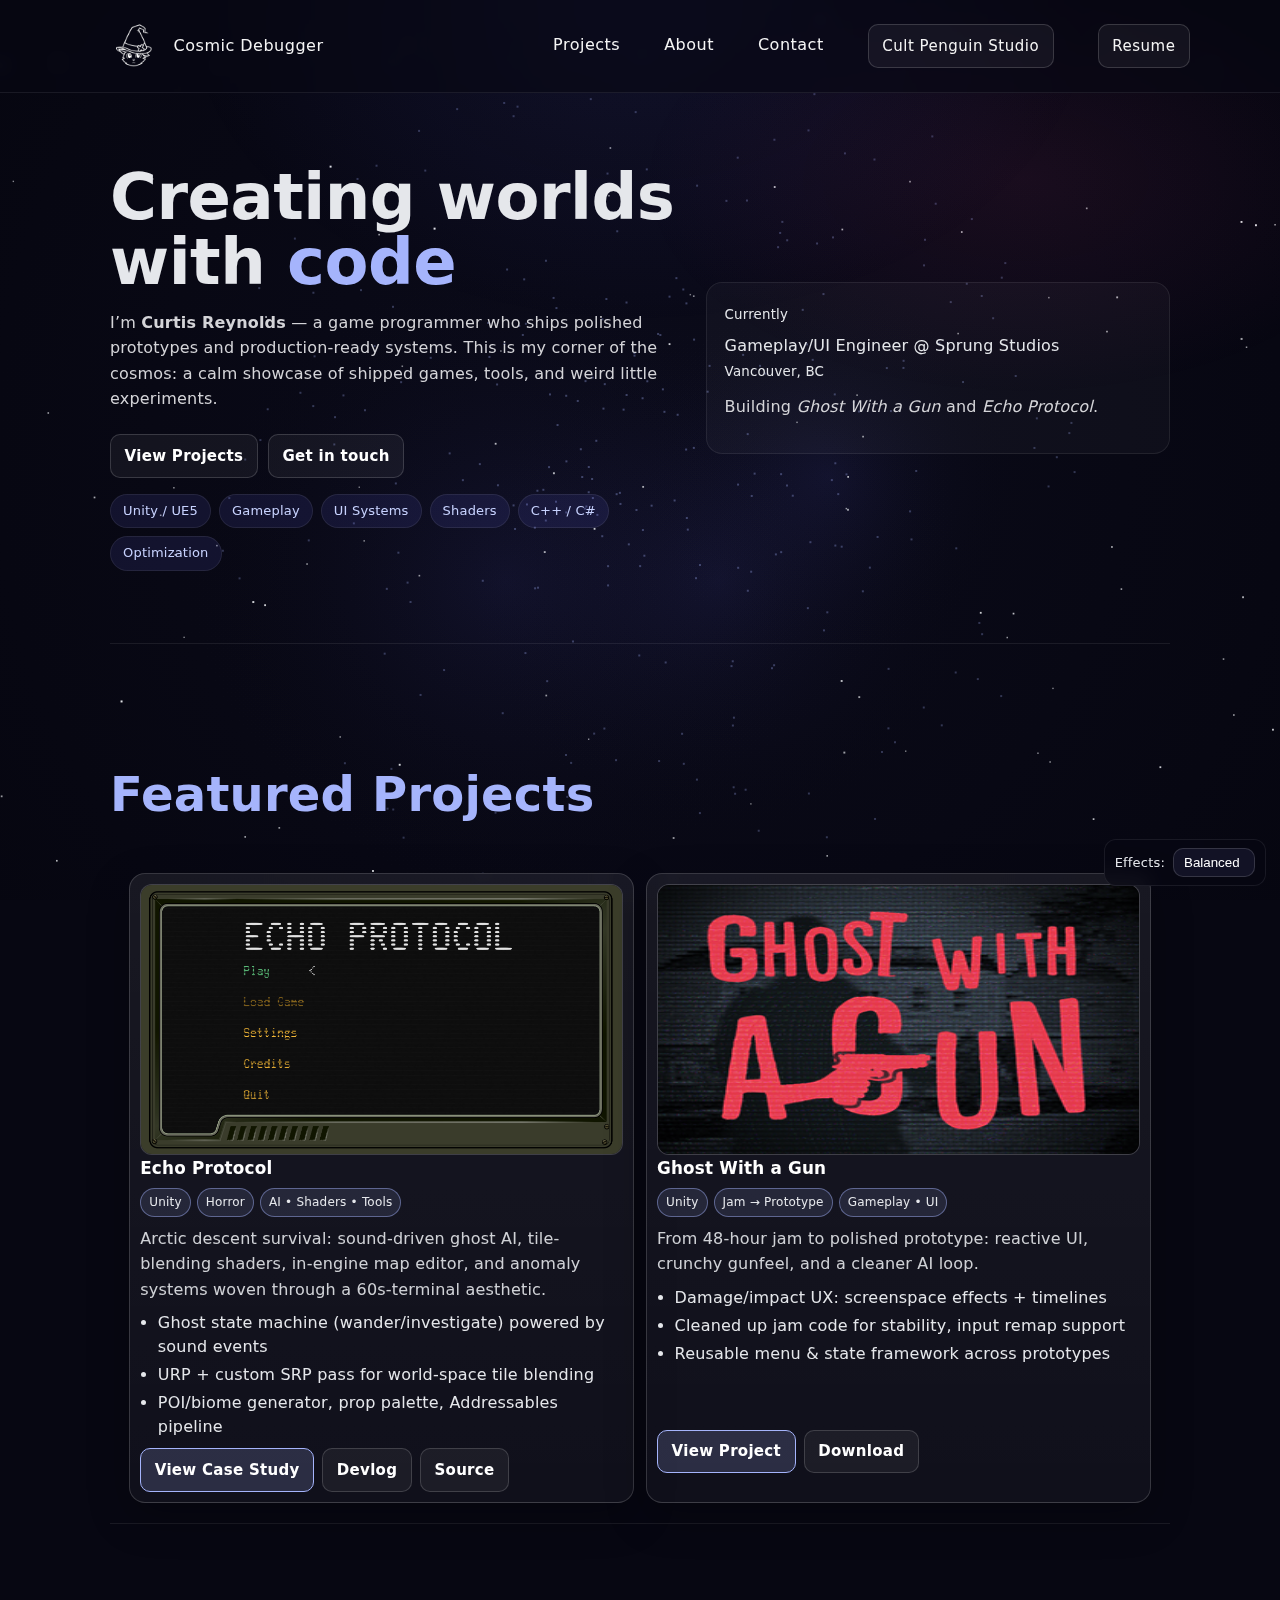
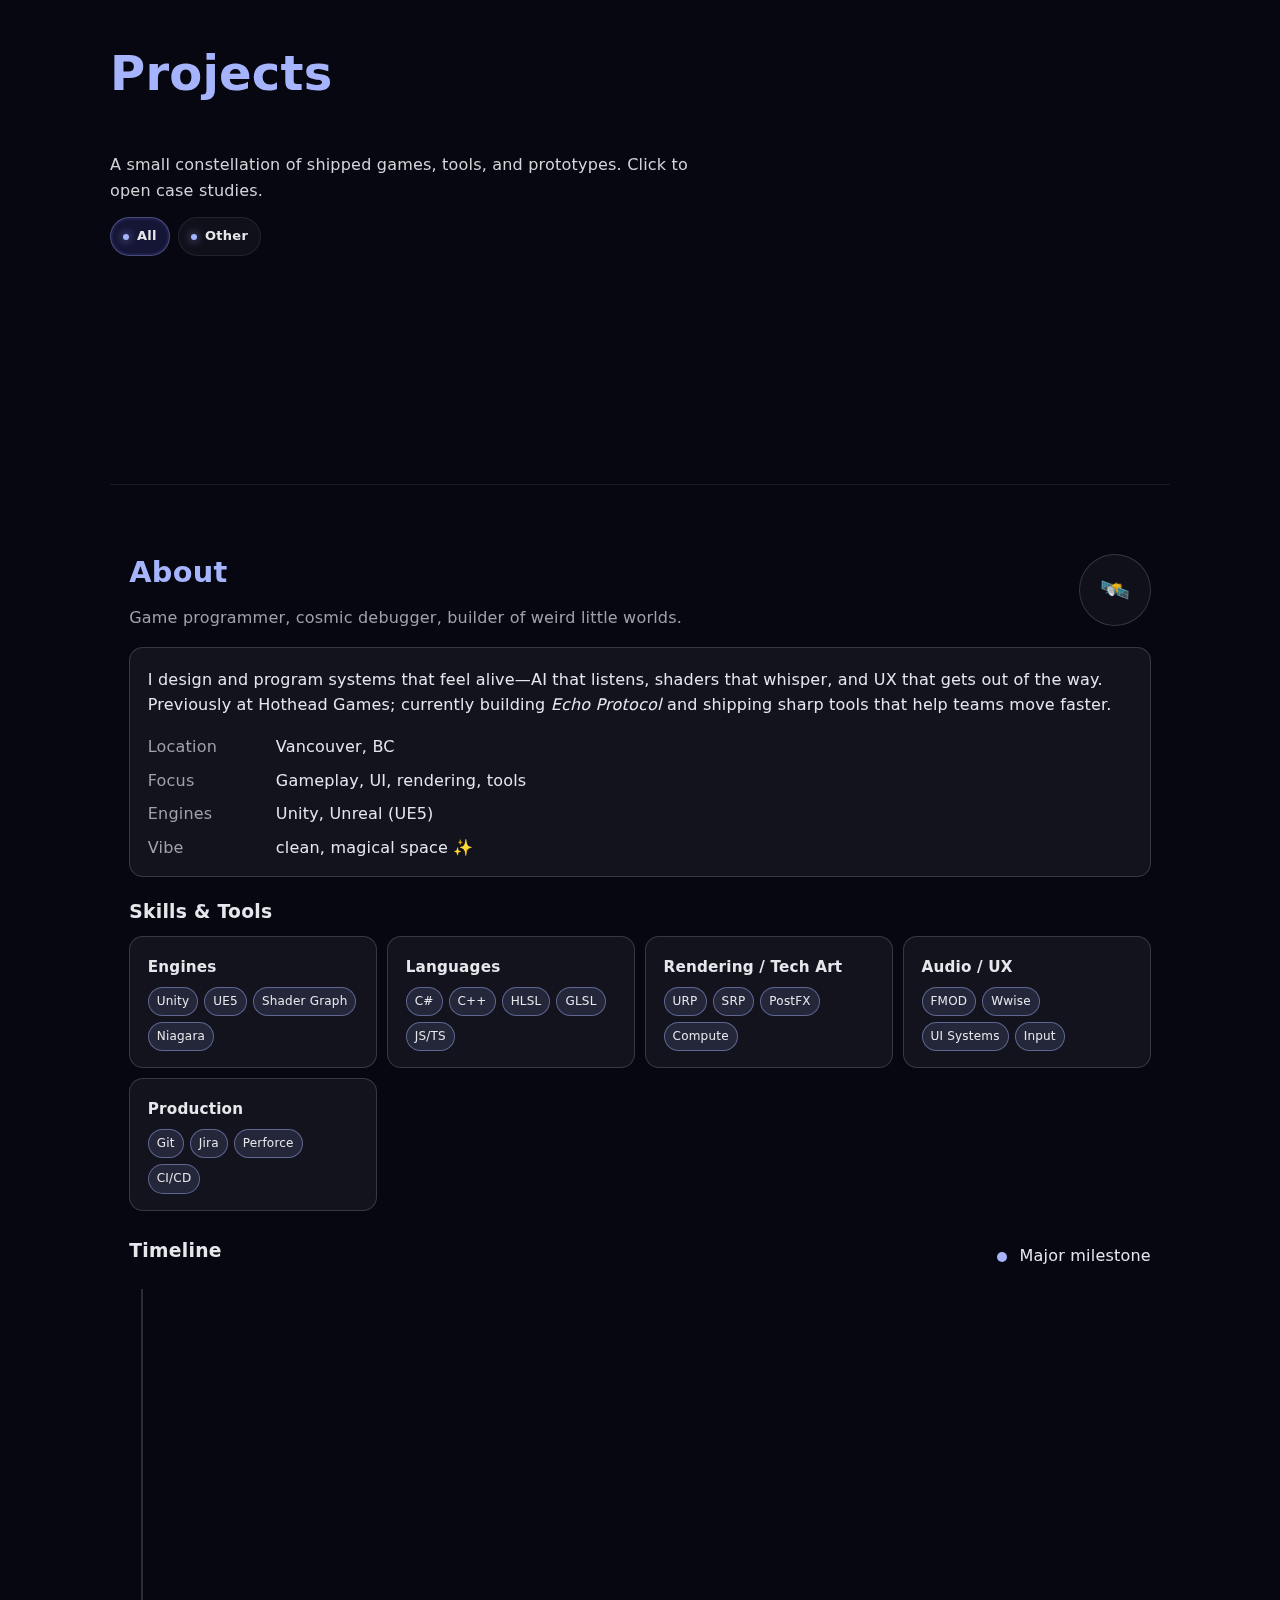
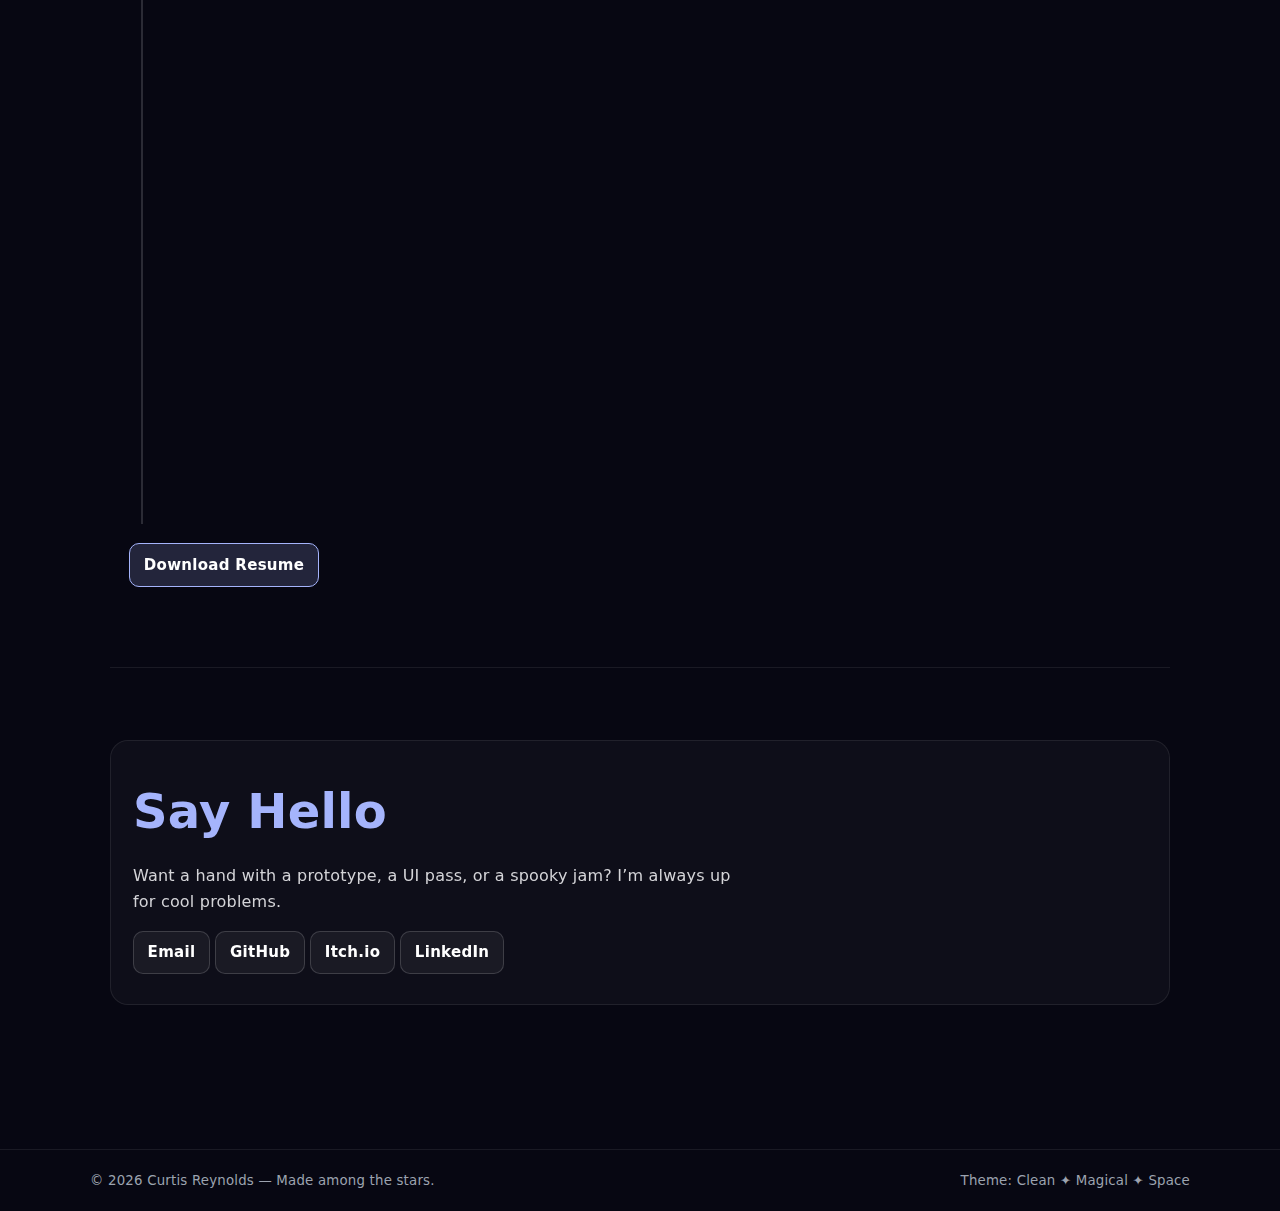
<file: index.html>
<!DOCTYPE html>
<html lang="en">
<head>
<meta charset="UTF-8" />
<meta name="viewport" content="width=device-width, initial-scale=1" />
<title>Cosmic Debugger — Curtis Reynolds</title>
<meta name="description" content="Curtis Reynolds — Game Programmer. Clean ✦ Magical ✦ Space." />
<link rel="stylesheet" href="css/style.css" />
<link rel="stylesheet" href="./css/filters-and-reveal.css" />
<link rel="stylesheet" href="./css/warp-vt.css" />
<script src="js/warp-vt.js" defer></script>
<script src="js/about.js" defer></script>
</head>
<body>
<!-- Background effects -->
<canvas id="bg" aria-hidden="true"></canvas>
<div class="layer overlay-1" aria-hidden="true"></div>
<div class="layer overlay-2" aria-hidden="true"></div>


<!-- Nav -->
<header class="nav">
  <div class="container nav-wrap">
    <a href="#home" class="brand">
      <img src="images/Logo.png" alt="Cosmic Debugger Logo" class="logo">
      Cosmic Debugger
    </a>
    <nav class="nav" aria-label="Primary">
      <a href="#projects">Projects</a>
      <a href="#about">About</a>
      <a href="#contact">Contact</a>
      <a class="btn" href="https://cultpenguinstudio.ca/">Cult Penguin Studio</a>
      <a class="btn" href="assets/CurtisReynoldsResume2025.pdf" data-no-warp target="_blank" rel="noopener">Resume</a>
    </nav>
  </div>
</header>

<main class="container" id="home" style="position:relative;z-index:10">
<!-- Hero -->
<section class="section hero">
<div class="grid">
<div>
<h1>Creating worlds with <span class="accent">code</span></h1>
<p class="lead">I’m <strong>Curtis Reynolds</strong> — a game programmer who ships polished prototypes and production‑ready systems. This is my corner of the cosmos: a calm showcase of shipped games, tools, and weird little experiments.</p>
<div class="cta">
<a class="btn" href="#projects">View Projects</a>
<a class="btn" href="#contact">Get in touch</a>
</div>
<div class="badge-row">
<span class="pill">Unity / UE5</span>
<span class="pill">Gameplay</span>
<span class="pill">UI Systems</span>
<span class="pill">Shaders</span>
<span class="pill">C++ / C#</span>
<span class="pill">Optimization</span>
</div>
</div>
<div class="aside">
<small>Currently</small>
<p class="aside-title">Gameplay/UI Engineer @ Sprung Studios</p>
<small>Vancouver, BC</small>
<p class="aside-copy">Building <em>Ghost With a Gun</em> and <em>Echo Protocol</em>.</p>
</div>
</div>
</section>


<hr/>

<section id="featuredProjects" class="section">
<h2 class="h2"><span class="accent">Featured Projects</span></h2>

<!-- FEATURED PROJECTS -->
<section class="featured-projects" aria-label="Featured projects">
  <!-- Echo Protocol -->
  <article class="featured-card" data-featured="true">
    <a class="featured-media" href="./projects/echo-protocol.html" aria-label="Open Echo Protocol" data-no-warp>
      <picture>
        <!-- swap these with your assets -->
        <img src="images/echoprotocol.png" alt="" loading="lazy" decoding="async">
      </picture>
    </a>

    <div class="featured-body">
      <header class="featured-head">
        <h3 class="featured-title">
          <a href="./projects/echo-protocol.html" data-no-warp>Echo Protocol</a>
        </h3>
        <div class="chips">
          <span class="chip">Unity</span>
          <span class="chip">Horror</span>
          <span class="chip">AI • Shaders • Tools</span>
        </div>
      </header>

      <p class="featured-blurb">
        Arctic descent survival: sound-driven ghost AI, tile-blending shaders, in-engine map editor,
        and anomaly systems woven through a 60s-terminal aesthetic.
      </p>

      <ul class="featured-bullets">
        <li>Ghost state machine (wander/investigate) powered by sound events</li>
        <li>URP + custom SRP pass for world-space tile blending</li>
        <li>POI/biome generator, prop palette, Addressables pipeline</li>
      </ul>

      <div class="featured-actions">
        <a class="btn primary" href="./projects/echo-protocol.html" data-no-warp>View Case Study</a>
        <a class="btn" href="#" data-no-warp>Devlog</a>
        <a class="btn" href="#" data-no-warp>Source</a>
      </div>
    </div>
  </article>

  <!-- Ghost With a Gun -->
  <article class="featured-card" data-featured="true">
    <a class="featured-media" href="./projects/ghost-with-a-gun.html" aria-label="Open Ghost With a Gun" data-no-warp>
      <picture>
        <img src="images/gwag_thumbnail.png" alt="" loading="lazy" decoding="async" style=" background-size: 100% 100%; object-fit: fill; ">
      </picture>
    </a>

    <div class="featured-body">
      <header class="featured-head">
        <h3 class="featured-title">
          <a href="./projects/ghost-with-a-gun.html" data-no-warp>Ghost With a Gun</a>
        </h3>
        <div class="chips">
          <span class="chip">Unity</span>
          <span class="chip">Jam → Prototype</span>
          <span class="chip">Gameplay • UI</span>
        </div>
      </header>

      <p class="featured-blurb">
        From 48-hour jam to polished prototype: reactive UI, crunchy gunfeel, and a cleaner AI loop.
      </p>

      <ul class="featured-bullets">
        <li>Damage/impact UX: screenspace effects + timelines</li>
        <li>Cleaned up jam code for stability, input remap support</li>
        <li>Reusable menu & state framework across prototypes</li>
        <br/>
        <br/>
      </ul>

      <div class="featured-actions">
        <a class="btn primary" href="./projects/ghost-with-a-gun.html" data-no-warp>View Project</a>
        <a class="btn" href="#" data-no-warp>Download</a>
      </div>
    </div>
  </article>
</section>

<hr/>

<!-- Projects -->
<section id="projects" class="section">
<h2 class="h2"><span class="accent">Projects</span></h2>
<p class="lead lead-tight">A small constellation of shipped games, tools, and prototypes. Click to open case studies.</p>
<div class="filterbar"></div>
<div class="cards" id="project-cards" aria-live="polite"></div>
</section>


<hr/>

<section id="about" class="about-section" aria-label="About Curtis Reynolds">
  <header class="about-hero">
    <div class="about-title">
      <h2><span class="accent">About</span></h2>
      <p class="about-tagline">Game programmer, cosmic debugger, builder of weird little worlds.</p>
    </div>

    <!-- Optional avatar/logo (drop an image or leave empty) -->
    <div class="about-avatar" aria-hidden="true">
      <!-- <img src="media/avatar.jpg" alt="" /> -->
      <div class="avatar-fallback">🛰️</div>
    </div>
  </header>

  <article class="about-bio card">
    <p>
      I design and program systems that feel alive—AI that listens, shaders that whisper,
      and UX that gets out of the way. Previously at Hothead Games; currently building
      <em>Echo Protocol</em> and shipping sharp tools that help teams move faster.
    </p>
    <ul class="about-facts">
      <li><span>Location</span> Vancouver, BC</li>
      <li><span>Focus</span> Gameplay, UI, rendering, tools</li>
      <li><span>Engines</span> Unity, Unreal (UE5)</li>
      <li><span>Vibe</span> clean, magical space ✨</li>
    </ul>
  </article>

  <section class="about-skills">
    <h3>Skills & Tools</h3>
    <div class="skills-grid">
      <div class="skill card">
        <h4>Engines</h4>
        <div class="chips">
          <span class="chip">Unity</span>
          <span class="chip">UE5</span>
          <span class="chip">Shader Graph</span>
          <span class="chip">Niagara</span>
        </div>
      </div>
      <div class="skill card">
        <h4>Languages</h4>
        <div class="chips">
          <span class="chip">C#</span>
          <span class="chip">C++</span>
          <span class="chip">HLSL</span>
          <span class="chip">GLSL</span>
          <span class="chip">JS/TS</span>
        </div>
      </div>
      <div class="skill card">
        <h4>Rendering / Tech Art</h4>
        <div class="chips">
          <span class="chip">URP</span>
          <span class="chip">SRP</span>
          <span class="chip">PostFX</span>
          <span class="chip">Compute</span>
        </div>
      </div>
      <div class="skill card">
        <h4>Audio / UX</h4>
        <div class="chips">
          <span class="chip">FMOD</span>
          <span class="chip">Wwise</span>
          <span class="chip">UI Systems</span>
          <span class="chip">Input</span>
        </div>
      </div>
      <div class="skill card">
        <h4>Production</h4>
        <div class="chips">
          <span class="chip">Git</span>
          <span class="chip">Jira</span>
          <span class="chip">Perforce</span>
          <span class="chip">CI/CD</span>
        </div>
      </div>
    </div>
  </section>

  <section class="about-timeline">
    <div class="timeline-head">
      <h3>Timeline</h3>
      <div class="timeline-legend">
        <span class="dot"></span> Major milestone
      </div>
    </div>

    <div class="timeline" id="timeline">
      <div class="tl-track"></div>
      <div class="tl-progress" id="tlProgress"></div>

      <!-- Newest first or chronological; your call -->
      <article class="tl-item reveal">
        <div class="tl-dot"></div>
        <div class="tl-card card">
          <h4>Sprung Studios — Gameplay/UI Engineer</h4>
          <p class="tl-meta">2025 — Present</p>
          <p>Started at Sprung Studios, where I honed my c++ skills and learned to understand UI/UX design</p>
        </div>
      </article>

      <article class="tl-item reveal">
        <div class="tl-card card">
          <h4>Echo Protocol — Indie Project</h4>
          <p class="tl-meta">2025</p>
          <p>Started work on what I hope to be my first fully published game, a slow burn arctic horror uncovering the truth under the permafrost</p>
        </div>
      </article>

      <article class="tl-item reveal">
        <div class="tl-dot"></div>
        <div class="tl-card card">
          <h4>Hothead Games — Engineer</h4>
          <p class="tl-meta">2022 — 2024</p>
          <p>Live-ops features and platform work on shipped titles; polished UI tech pipelines.</p>
        </div>
      </article>

      <article class="tl-item reveal">
        <div class="tl-card card">
          <h4>Vancouver Film School — TA</h4>
          <p class="tl-meta">2022</p>
          <p>Mentored students on Unity, rendering basics, and production workflows.</p>
        </div>
      </article>

      <article class="tl-item reveal">
        <div class="tl-dot"></div>
        <div class="tl-card card">
          <h4>Vancouver Film School</h4>
          <p class="tl-meta">2020 - 2021</p>
          <p>Graduated from VFS programming for game, web, and mobile course with honors</p>
        </div>
      </article>

    </div>
  </section>

  <footer class="about-cta">
    <a class="btn primary" href="assets/CurtisReynoldsResume2025.pdf" data-no-warp target="_blank" rel="noopener">Download Resume</a>
  </footer>
</section>

<hr/>

<!-- Contact -->
<section id="contact" class="section">
<div class="contact-box">
<h2 class="h2" style="margin: 10px; margin-left: 0px"><span class="accent">Say Hello</span></h2>
<p class="lead">Want a hand with a prototype, a UI pass, or a spooky jam? I’m always up for cool problems.</p>
<div class="links">
<a class="btn" href="mailto:hello@example.com">Email</a>
<a class="btn" href="https://github.com/GrimWitch76/">GitHub</a>
<a class="btn" href="https://grimwitch.itch.io/">Itch.io</a>
<a class="btn" href="https://www.linkedin.com/in/curtis-reynolds98/">LinkedIn</a>
</div>
</div>
</section>
</main>


<footer class="foot">
<div class="container foot-wrap">
<small>© <span id="y"></span> Curtis Reynolds — Made among the stars.</small>
<small>Theme: Clean ✦ Magical ✦ Space</small>
</div>
</footer>


<script src="js/projects.js" defer></script>
<script src="js/bg.js" defer></script>
<script src="js/main.js" defer></script>
<script src="js/perf-toggle.js" defer></script>
<script src="./js/filters-and-reveal.js" defer></script>

</body>
</html>
</file>
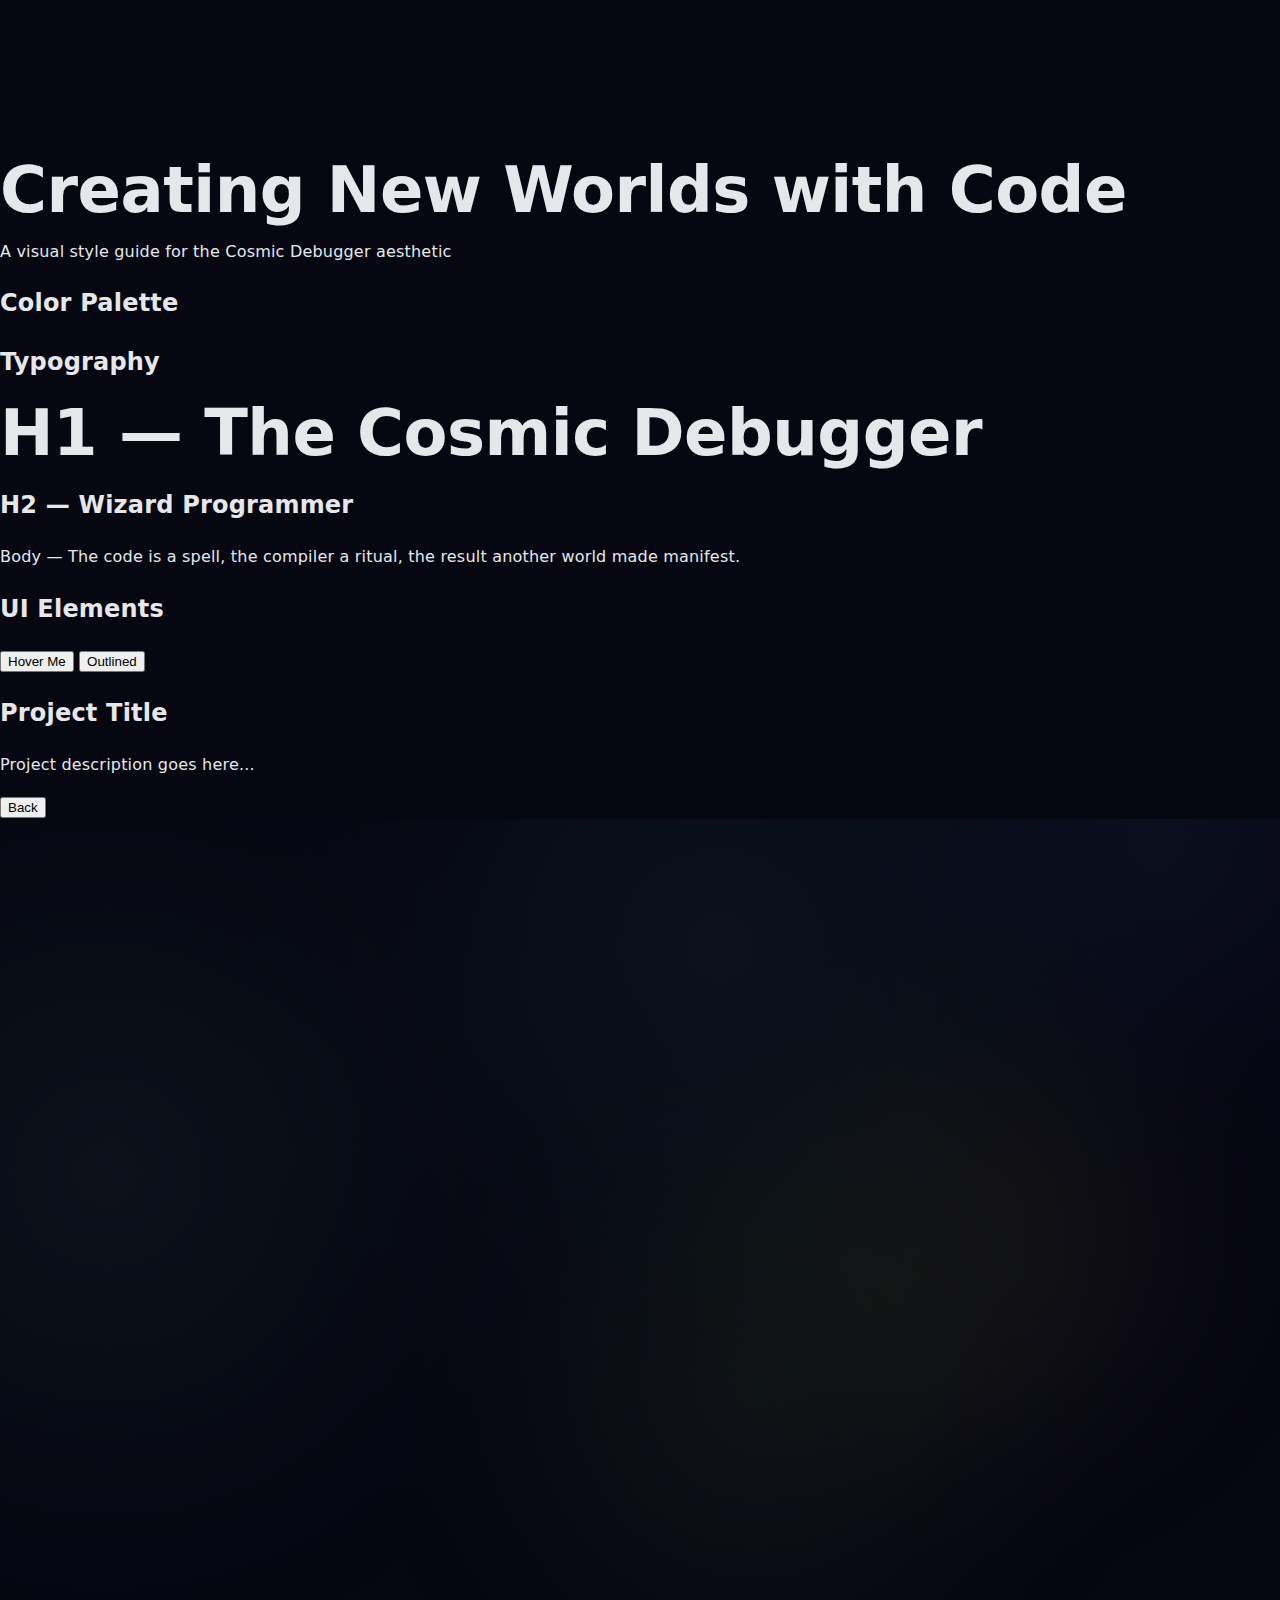
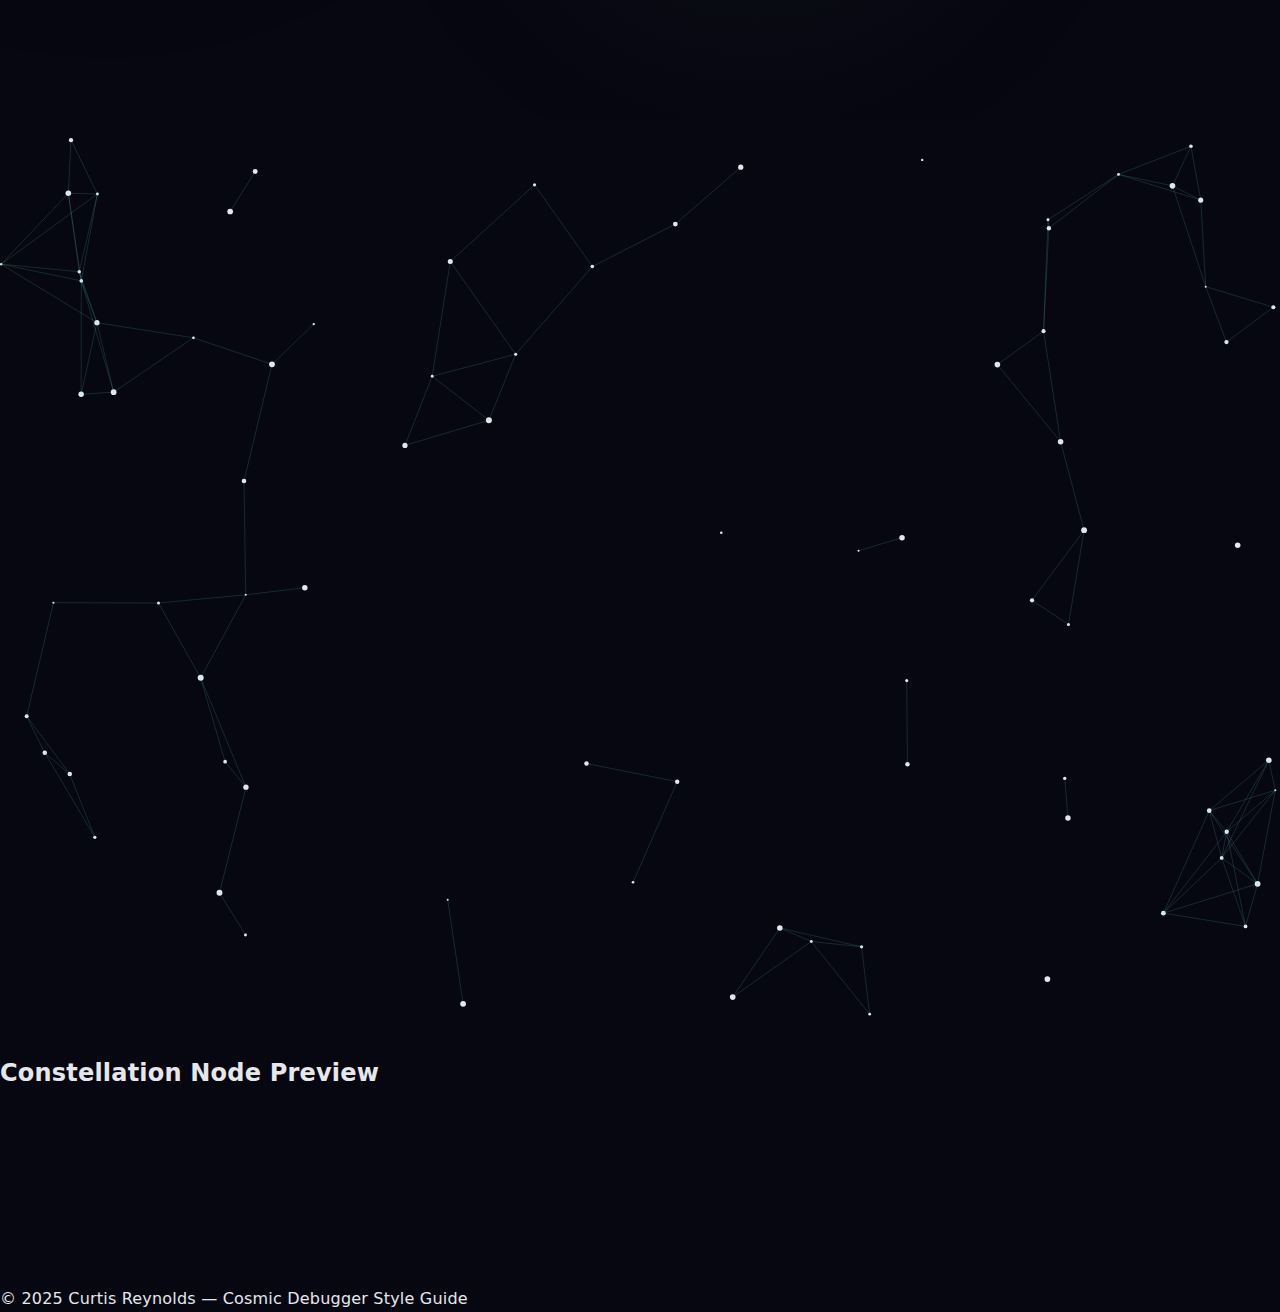
<file: style_guide.html>
<!DOCTYPE html>
<html lang="en">
<head>
  <meta charset="UTF-8" />
  <meta name="viewport" content="width=device-width, initial-scale=1.0" />
  <title>Cosmic Debugger — Style Guide</title>
  <link rel="stylesheet" href="css/style.css" />
</head>

<body>
  <canvas id="starfield"></canvas>

  <header class="hero">
    <h1 class="glow-text">Creating New Worlds with Code</h1>
    <p class="subtitle">A visual style guide for the Cosmic Debugger aesthetic</p>
  </header>

  <main>
    <!-- Palette -->
    <section class="block palette">
      <h2>Color Palette</h2>
      <div class="swatches">
        <div class="swatch" style="--swatch:#1a0f2e;" data-name="#1a0f2e"></div>
        <div class="swatch" style="--swatch:#00ffff;" data-name="#00ffff"></div>
        <div class="swatch" style="--swatch:#ff00ff;" data-name="#ff00ff"></div>
        <div class="swatch" style="--swatch:#cfcfcf;" data-name="#cfcfcf"></div>
      </div>
    </section>

    <!-- Typography -->
    <section class="block typography">
      <h2>Typography</h2>
      <h1>H1 — The Cosmic Debugger</h1>
      <h2>H2 — Wizard Programmer</h2>
      <p>Body — The code is a spell, the compiler a ritual, the result another world made manifest.</p>
    </section>

    <!-- Buttons / UI -->
    <section class="block ui">
      <h2>UI Elements</h2>
      <button class="btn-glow">Hover Me</button>
      <button class="btn-outline">Outlined</button>
    </section>

<div class="project-info hidden" id="projectInfo">
  <h2 id="projName">Project Title</h2>
  <p id="projDesc">Project description goes here...</p>
  <button id="closeInfo">Back</button>
</div>


    <canvas id="nebula"></canvas>
    <canvas id="constellation"></canvas>

    <!-- Constellation Preview -->
    <section class="block constellation">
      <h2>Constellation Node Preview</h2>
      <div id="constellation-demo"></div>
    </section>

    
    <canvas id="constellation"></canvas>
    <script src="js/nebula.js"></script>
    <script src="js/constellationBackground.js"></script>

  </main>

  <footer>
    <p>© 2025 Curtis Reynolds — Cosmic Debugger Style Guide</p>
  </footer>

  <script src="js/main.js"></script>
</body>
</html>
</file>
<file: css/style.css>
:root{
  --bg:#070712;--ink:#e5e7eb;--muted:#a1a1aa;--line:rgba(255,255,255,.08);
  --indigo-200:#c7d2fe;--indigo-300:#a5b4fc;--indigo-500:#6366f1;--fuchsia-400:#f472b6;
  --card:rgba(255,255,255,.03);--card-hover:rgba(255,255,255,.06)
}
*,*::before,*::after{box-sizing:border-box}
html,body{height:100%}
body{margin:0;background:var(--bg);color:var(--ink);font:500 16px/1.6 'Inter',system-ui,-apple-system,Segoe UI,Roboto,Arial,sans-serif;letter-spacing:.2px;-webkit-font-smoothing:antialiased}
a{text-decoration:none;color:inherit;}
.container{max-width:1100px;margin:0 auto;padding:0 20px}
.section{padding:72px 0}
hr{border:0;border-top:1px solid var(--line);margin:0}

/* Nav */
header.nav{position:sticky;top:0;z-index:20;backdrop-filter:blur(8px);background:rgba(7,7,18,.6);border-bottom:1px solid var(--line); align-content: center ;}
.nav-wrap{display:flex;align-items:center;justify-content:space-between;padding:14px 0}
.brand{font-weight:700;letter-spacing:.6px;color:var(--indigo-300)}
.nav a{margin-left:20px;color:#f5f5f5;font-weight:500;letter-spacing:.5px;transition:color .2s ease;}
.nav a:hover{color:var(--indigo-200)}

.logo {
  width: 48px;              /* adjust as needed */
  height: auto;
  margin-right: 10px;
  vertical-align: middle;
  filter: brightness(50) saturate(100%) invert(14%) sepia(88%) saturate(450%) hue-rotate(140eg) brightness(90%) contrast(95%);
}

/* Ensure the nav container aligns all links evenly */
header nav {
  display: flex;
  align-items: center;          /* vertical alignment */
  justify-content: flex-end;    /* or space-between, depending on layout */
  gap: 1.5rem;                  /* even spacing between items */
  height: 64px;                 /* make sure header has a consistent height */
}

.node[data-priority="5"] { --scale: 1.08 }
.node[data-priority="4"] { --scale: 1.05 }
.node[data-priority="3"] { --scale: 1.02 }

/* Style for nav links */
header nav a {
  color: var(--ink, #e5e7eb);
  text-decoration: none;
  font-weight: 500;
  padding: 0.5rem 0;
  display: inline-flex;
  align-items: center;          /* aligns text and icons */
  border-bottom: 2px solid transparent;
  transition: border-color 0.2s ease, color 0.2s ease;
}

header nav a:hover,
header nav a.active {
  color: var(--accent, #a5b4fc);
  border-color: var(--accent, #a5b4fc);
}

/* If one item looks misaligned due to font-size or padding */
header nav a:last-child {
  margin-right: 0;              /* removes any accidental offset */
}


/* Buttons */
.btn{position:relative;overflow:hidden;display:inline-block;border:1px solid var(--line);padding:10px 18px;border-radius:14px;font-weight:600;font-size:15px;color:white;background:rgba(255,255,255,0.05);transition:all .25s ease;letter-spacing:0.3px;cursor:pointer;}
.btn:hover{background:rgba(255,255,255,0.12);border-color:rgba(255,255,255,0.25);transform:translateY(-1px);}
.btn:active{transform:translateY(0);opacity:0.9;}

/* Ripple effect */
.btn::after {
  content: "";
  position: absolute;
  left: 50%;
  top: 50%;
  width: 0;
  height: 0;
  background: radial-gradient(circle closest-side, rgba(117, 62, 117, 0.479), transparent);
  transform: translate(-50%, -50%);
  opacity: 0;
  transition: width 0.5s ease, height 0.5s ease, opacity 0.8s ease;
  pointer-events: none;
}
.btn:hover::after {
  width: 200%;
  height: 200%;
  opacity: 1;
}

/* Hero */
.hero{position:relative}
.grid{display:grid;gap:28px}
@media(min-width:900px){.grid{grid-template-columns:1.1fr .9fr;align-items:center}}
h1{font-size:clamp(36px,6vw,64px);line-height:1.02;margin:0;font-weight:900;letter-spacing:-.5px}
.accent{color:var(--indigo-300)}
.lead{color:#d4d4d8;margin-top:14px;max-width:60ch}
.lead-tight{margin:0 0 14px}
.cta{margin-top:22px;display:flex;flex-wrap:wrap;gap:10px}
.pill{font-size:13px;border-radius:999px;padding:6px 12px;border:1px solid var(--line);background:rgba(99,102,241,.12);color:var(--indigo-200)}
.badge-row{margin-top:16px;display:flex;flex-wrap:wrap;gap:8px}

/* Cards */
.cards{display:grid;gap:16px;margin-top:20px}
@media(min-width:700px){.cards{grid-template-columns:repeat(3,1fr)}}
.card{position:relative;border:1px solid var(--line);background:var(--card);border-radius:16px;padding:16px;transition:.25s;backdrop-filter: blur(3px);}
.card:hover{background:var(--card-hover)}
.card small{color:var(--muted)}

/* About */
.about{display:grid;gap:24px}
@media(min-width:900px){.about{grid-template-columns:1.2fr .8fr}}
.aside{border:1px solid var(--line);background:var(--card);border-radius:16px;padding:18px}
.aside-title{margin:.4rem 0 0}
.aside-copy{margin-top:10px;color:#d4d4d8}
.bullets{columns:2;gap:14px;margin-top:12px;color:#d4d4d8}

/* Contact / Footer */
.contact-box{border:1px solid var(--line);background:var(--card);border-radius:18px;padding:22px}
.foot{border-top:1px solid var(--line);color:#9ca3af}
.foot-wrap{padding:20px 0;display:flex;justify-content:space-between;flex-wrap:wrap;gap:10px}

/* Background */
#bg{position:fixed;inset:0;z-index:0;display:block}
.layer{position:fixed;inset:0;pointer-events:none;z-index:0}
.overlay-1{background:radial-gradient(60% 60% at 50% 0%,rgba(99,102,241,.10) 0%,rgba(7,7,18,0) 60%)}
.overlay-2{background:radial-gradient(50% 40% at 80% 20%,rgba(236,72,153,.08) 0%,rgba(7,7,18,0) 60%)}

/* Motion accessibility */
@media (prefers-reduced-motion: reduce){
  #bg{display:none}
}

/* Add to style.css */
.card {
  position: relative;
  overflow: hidden; /* keeps halo tide inside rounded corners */
  transition: transform .2s ease, background .2s ease, box-shadow .2s ease;
}
.card::before {
  content: "";
  position: absolute; inset: -20%;
  background: radial-gradient(circle at center,
    rgba(165,180,252,.20) 0%,
    rgba(99,102,241,.12) 22%,
    rgba(236,72,153,.10) 38%,
    rgba(0,0,0,0) 60%);
  opacity: 0; transform: scale(.85);
  transition: opacity .35s ease, transform .35s ease;
  pointer-events: none; z-index: 0;
  filter: blur(8px);
}
.card:hover::before { opacity: 1; transform: scale(1); }
.card > * { position: relative; z-index: 1; } /* keep content above halo */

:root{
  --accent: #a5b4fc;
  --ink: #e5e7eb; --ink-dim: #a1a1aa;
  --card-bg: rgba(255,255,255,.05);
  --card-line: rgba(255,255,255,.16);
}

.h2{font-size: 48px;}

.about-section{ position:relative; z-index:1; max-width:1100px; margin:0 auto; padding:4rem 1.2rem 5rem; }
.about-section h2, .about-section h3 { margin:0 0 .6rem; letter-spacing:.3px; }
.card{
  border:1px solid var(--card-line); background:var(--card-bg);
  border-radius:14px; padding:1rem 1.1rem; backdrop-filter: blur(6px);
}

/* Header */
.about-hero{ display:flex; align-items:center; justify-content:space-between; gap:1rem; margin-bottom:1rem; }
.about-title h2{ font-size:clamp(1.4rem, 2.5vw, 1.8rem); }
.about-tagline{ color:var(--ink-dim); margin:0; }
.about-avatar{ width:72px; height:72px; border-radius:50%; border:1px solid var(--card-line); display:grid; place-items:center; background:rgba(255,255,255,.04); }
.about-avatar img{ width:100%; height:100%; object-fit:cover; border-radius:inherit; display:block; }
.avatar-fallback{ font-size:1.5rem; }

/* Bio */
.about-bio p{ margin:.2rem 0 1rem; }
.about-facts{ display:grid; grid-template-columns:repeat(auto-fit, max(220px,1fr)); gap:8px; padding:0; margin:0; list-style:none; }
.about-facts li{ display:flex; gap:.5rem; align-items:baseline; }
.about-facts li span{ color:var(--ink-dim); width:120px; flex:0 0 auto; }

/* Skills */
.about-skills{ margin-top:1.2rem; }
.skills-grid{ display:grid; grid-template-columns:repeat(auto-fit,minmax(240px,1fr)); gap:10px; }
.skill h4{ margin:.1rem 0 .5rem; font-size:.95rem; }
.chips{ display:flex; flex-wrap:wrap; gap:6px; }
.chip{
  font-size:.75rem; padding:.25rem .5rem; border-radius:999px;
  border:1px solid color-mix(in oklab, var(--accent) 45%, transparent);
  background:color-mix(in oklab, var(--accent) 12%, transparent);
}

/* Timeline */
.about-timeline{ margin-top:1.6rem; }
.timeline-head{ display:flex; align-items:center; justify-content:space-between; margin-bottom:.4rem; }
.timeline-legend .dot{ display:inline-block; width:.65rem; height:.65rem; border-radius:50%; background:var(--accent); margin-right:.45rem; vertical-align:middle; }

.timeline{ position:relative; padding-left:26px; }
.tl-track{ position:absolute; left:12px; top:0; bottom:0; width:2px; background:rgba(255,255,255,.15); }
.tl-progress{ position:absolute; left:12px; top:0; width:2px; height:0; background:linear-gradient(var(--accent), rgba(165,180,252,.2)); transition: height .25s ease; }

.tl-item{ position:relative; display:grid; grid-template-columns:1fr; gap:.4rem; margin:.8rem 0 1.1rem; }
.tl-dot{ position:absolute; left:7px; top:.2rem; width:12px; height:12px; border-radius:50%; background:var(--accent); box-shadow:0 0 12px rgba(165,180,252,.4); z-index:6;}
.tl-card h4{ margin:.1rem 0 .25rem; font-size:.98rem; }
.tl-meta{ color:var(--ink-dim); margin:.05rem 0 .4rem; }

/* Reveal */
.reveal{ opacity:0; transform: translateY(8px); }
.reveal.visible{ opacity:1; transform:none; transition: opacity .45s ease, transform .45s ease; }

.about-cta{ margin-top:1.2rem; display:flex; gap:.6rem; flex-wrap:wrap; }
.btn{ border:1px solid var(--card-line); background:var(--card-bg); color:#fff; text-decoration:none; padding:.6rem 1rem; border-radius:10px; }
.btn.primary{ border-color:var(--accent); background:color-mix(in oklab, var(--accent) 18%, transparent); }

/* Responsive */
@media (max-width: 780px){
  .about-hero{ align-items:flex-start; }
  .about-facts li span{ width:100px; }
}

/* Motion off */
:root[data-motion="off"] .reveal{ transition:none; opacity:1; transform:none; }

/* ===== Featured Projects ================================================== */
.featured-projects{
  max-width: 1100px;
  margin: 0 auto 1.25rem;
  padding: 0 1.2rem;
  display: grid;
  grid-template-columns: 1fr 1fr;
  gap: 12px;
}
@media (max-width: 980px){
  .featured-projects{ grid-template-columns: 1fr; }
}

.featured-card{
  grid-template-columns: minmax(240px, 40%) 1fr;
  gap: 10px;
  border: 1px solid var(--card-line);
  background: linear-gradient(to bottom, rgba(255,255,255,.07), rgba(255,255,255,.04));
  border-radius: 16px;
  padding: 10px;
  backdrop-filter: blur(6px);
  box-shadow: 0 14px 40px rgba(0,0,0,.25);
  transition: transform .25s ease, box-shadow .25s ease, border-color .25s ease;
}
@media (max-width: 680px){
  .featured-card{ grid-template-columns: 1fr; }
}
.featured-card:hover{
  transform: translateY(-2px);
  border-color: rgba(165,180,252,.45);
  box-shadow: 0 18px 56px rgba(0,0,0,.33);
}

/* Media */
.featured-media{
  display: block;
  border-radius: 12px;
  overflow: clip;
  aspect-ratio: 16/9;
  border: 1px solid var(--card-line);
  background: rgba(255,255,255,.03);
}
.featured-media img{ width: 100%; height: 100%; object-fit: cover; display: block; }

/* Body */
.featured-body{ display: grid; align-content: start; gap: .55rem; }
.featured-head{ display: grid; gap: .35rem; }
.featured-title{ font-size: clamp(1.05rem, 1.2vw, 1.25rem); margin: 0; }
.featured-title a{ color: #fff; text-decoration: none; }
.featured-blurb{ margin: 0; color: var(--ink); opacity: .9; }
.featured-bullets{ margin: 0; padding-left: 1.1rem; display: grid; gap: .25rem; }
.featured-bullets li{ line-height: 1.5; }

.chips{ display: flex; flex-wrap: wrap; gap: 6px; }
.chip{
  font-size: .75rem; padding: .25rem .5rem; border-radius: 999px;
  border: 1px solid rgba(165,180,252,.45);
  background: rgba(165,180,252,.12);
}

/* Buttons */
.featured-actions{ display: flex; flex-wrap: wrap; gap: .5rem; }
.btn{
  border:1px solid var(--card-line);
  background:var(--card-bg);
  color:#fff; text-decoration:none;
  padding:.55rem .85rem; border-radius:10px;
}
.btn.primary{
  border-color:var(--accent);
  background: color-mix(in oklab, var(--accent) 18%, transparent);
}

/* Optional: subtle beacon pulse for featured cards */
@keyframes beaconPulse {
  0% { box-shadow: 0 0 0 0 rgba(165,180,252,.35) }
  70%{ box-shadow: 0 0 0 16px rgba(165,180,252,0) }
  100%{ box-shadow: 0 0 0 0 rgba(165,180,252,0) }
}
.featured-card.beacon { animation: beaconPulse 2.4s ease-out 1; }

/* Motion toggle respect */
:root[data-motion="off"] .featured-card{ transition: border-color .25s ease, box-shadow .25s ease; }

.badge{
  font-size:.7rem;
  padding:.15rem .4rem;
  border-radius:999px;
  border:1px solid var(--card-line);
  opacity:.85;
}
.badge.pro{ border-color:#60a5fa; color:#93c5fd; }
.badge.indie{ border-color:#a78bfa; color:#ddd6fe; }
</file>
<file: css/filters-and-reveal.css>
/* Filter chips + scroll reveal for project grid */

/* ===== Filter bar ===== */
.filterbar{display:flex;flex-wrap:wrap;gap:8px;margin:10px 0 18px}
.filterbar .chip{position:relative;display:inline-flex;align-items:center;gap:8px;padding:8px 12px;border-radius:999px;border:1px solid var(--line);background:rgba(255,255,255,.04);color:#e5e7eb;font-weight:600;font-size:13px;letter-spacing:.3px;cursor:pointer;transition:background .2s ease,border-color .2s ease,transform .15s ease}
.filterbar .chip:hover{background:rgba(255,255,255,.10);border-color:rgba(255,255,255,.22);transform:translateY(-1px)}
.filterbar .chip[data-active="true"]{background:rgba(99,102,241,.16);border-color:rgba(165,180,252,.35);box-shadow:0 0 0 2px rgba(99,102,241,.12) inset}
.filterbar .chip .dot{width:6px;height:6px;border-radius:50%;background:#a5b4fc;box-shadow:0 0 10px rgba(165,180,252,.8)}

/* ===== Grid hide/show helpers ===== */
.cards .card{transition:transform .22s ease,opacity .22s ease,box-shadow .22s ease,background .22s ease}
.cards .card.is-out{opacity:0;transform:scale(.98)}
.cards .card[hidden]{display:none !important}

/* ===== Scroll reveal ===== */
.reveal{opacity:0;transform:translateY(8px);}
.reveal.visible{opacity:1;transform:none;transition:opacity .44s ease, transform .44s ease}

/* Stagger: allow small delay via data-reveal-delay (ms) */
.reveal.visible{transition-delay:var(--reveal-delay,0ms)}

/* Respect reduced motion */
@media (prefers-reduced-motion: reduce){
  .cards .card,.reveal,.reveal.visible{transition:none !important;transform:none !important}
}
</file>
<file: css/warp-vt.css>
/* View Transitions API animations for a soft cosmic warp */
/* These pseudo-elements target the old/new page bitmaps */
::view-transition-old(root){
  animation: warpOut 500ms ease both;
}
::view-transition-new(root){
  animation: warpIn 500ms ease both;
}

@keyframes warpOut{
  from{ filter:none; transform:none; opacity:1; }
  to{ filter:blur(14px) saturate(1.1); transform:scale(1.04); opacity:.6; }
}
@keyframes warpIn{
  from{ filter:blur(18px) saturate(1.15); transform:scale(0.96); opacity:0; }
  to{ filter:none; transform:none; opacity:1; }
}

/* Reduce motion: browsers will skip VT if user prefers reduced motion,
   but in case a polyfill or future behavior changes, keep this guard. */
@media (prefers-reduced-motion: reduce){
  ::view-transition-old(root),
  ::view-transition-new(root){ animation:none !important; }
}

@view-transition { navigation: auto; }
</file>
